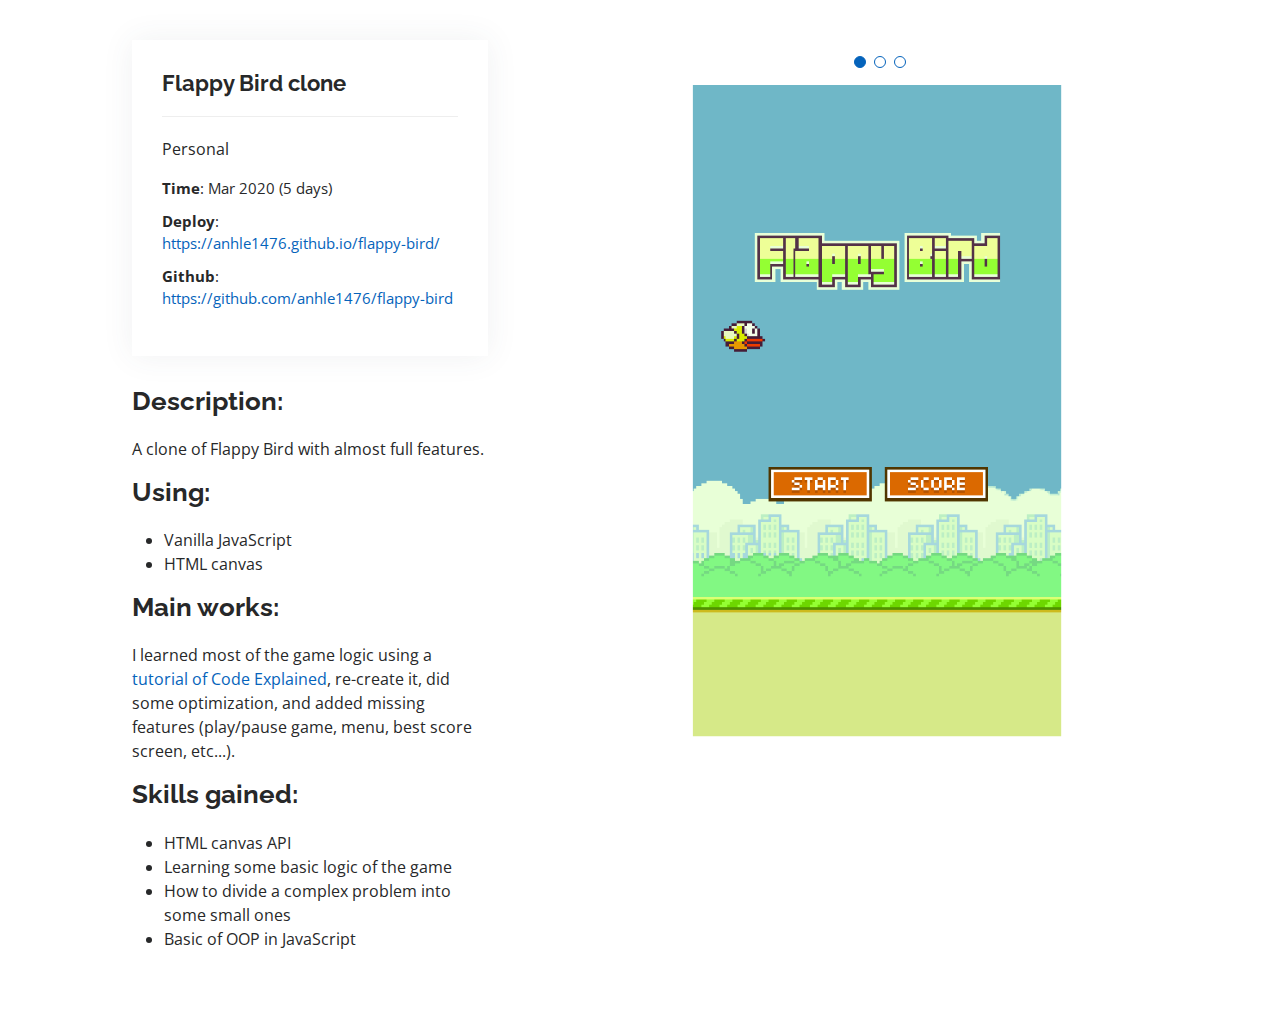
<file: portfolio-flappy-bird.html>
<!DOCTYPE html>
<html lang="en">
  <head>
    <meta charset="utf-8" />
    <meta content="width=device-width, initial-scale=1.0" name="viewport" />

    <title>Portfolio Details - Personal Bootstrap Template</title>
    <meta content="" name="description" />
    <meta content="" name="keywords" />

    <!-- Favicons -->
    <link href="assets/img/favicon.png" rel="icon" />
    <link href="assets/img/apple-touch-icon.png" rel="apple-touch-icon" />

    <!-- Google Fonts -->
    <link
      href="https://fonts.googleapis.com/css?family=Open+Sans:300,300i,400,400i,600,600i,700,700i|Raleway:300,300i,400,400i,500,500i,600,600i,700,700i|Poppins:300,300i,400,400i,500,500i,600,600i,700,700i"
      rel="stylesheet"
    />

    <!-- Vendor CSS Files -->
    <link href="assets/vendor/aos/aos.css" rel="stylesheet" />
    <link
      href="assets/vendor/bootstrap/css/bootstrap.min.css"
      rel="stylesheet"
    />
    <link
      href="assets/vendor/bootstrap-icons/bootstrap-icons.css"
      rel="stylesheet"
    />
    <link
      href="assets/vendor/glightbox/css/glightbox.min.css"
      rel="stylesheet"
    />
    <link href="assets/vendor/swiper/swiper-bundle.min.css" rel="stylesheet" />

    <!-- Template Main CSS File -->
    <link href="assets/css/style.css" rel="stylesheet" />

    <!-- =======================================================
  * Template Name: MyResume - v4.1.0
  * Template URL: https://bootstrapmade.com/free-html-bootstrap-template-my-resume/
  * Author: BootstrapMade.com
  * License: https://bootstrapmade.com/license/
  ======================================================== -->
  </head>

  <body>
    <main id="main">
      <!-- ======= Portfolio Details Section ======= -->
      <section id="portfolio-details" class="portfolio-details">
        <div class="container">
          <div class="row gy-4">
            <div class="col-lg-4">
              <div class="portfolio-info">
                <h3>Flappy Bird clone</h3>
                <p>Personal</p>
                <ul>
                  <li><strong>Time</strong>: Mar 2020 (5 days)</li>
                  <li>
                    <strong>Deploy</strong>:
                    <a
                      href="https://anhle1476.github.io/flappy-bird/"
                      target="_blank"
                      >https://anhle1476.github.io/flappy-bird/</a
                    >
                  </li>
                  <li>
                    <strong>Github</strong>:
                    <a
                      href="https://github.com/anhle1476/flappy-bird"
                      target="_blank"
                      >https://github.com/anhle1476/flappy-bird</a
                    >
                  </li>
                </ul>
              </div>
              <div class="portfolio-description">
                <h2>Description:</h2>
                <p>A clone of Flappy Bird with almost full features.</p>
                <h2>Using:</h2>
                <ul>
                  <li>Vanilla JavaScript</li>
                  <li>HTML canvas</li>
                </ul>
                <h2>Main works:</h2>
                <p>
                  I learned most of the game logic using a
                  <a href="https://youtu.be/0ArCFchlTq4">
                    tutorial of Code Explained</a
                  >, re-create it, did some optimization, and added missing
                  features (play/pause game, menu, best score screen, etc...).
                </p>
                <h2>Skills gained:</h2>
                <ul>
                  <li>HTML canvas API</li>
                  <li>Learning some basic logic of the game</li>
                  <li>How to divide a complex problem into some small ones</li>
                  <li>Basic of OOP in JavaScript</li>
                </ul>
              </div>
            </div>
            <div class="col-lg-8">
              <div class="portfolio-details-slider swiper-container">
                <div class="swiper-pagination"></div>
                <div class="swiper-wrapper align-items-center">
                  <div class="swiper-slide">
                    <img
                      src="assets/img/flappy-bird/flappy-bird-1.png"
                      alt=""
                    />
                  </div>

                  <div class="swiper-slide">
                    <img
                      src="assets/img/flappy-bird/flappy-bird-2.png"
                      alt=""
                    />
                  </div>

                  <div class="swiper-slide">
                    <img
                      src="assets/img/flappy-bird/flappy-bird-3.png"
                      alt=""
                    />
                  </div>
                </div>
              </div>
            </div>
          </div>
        </div>
      </section>
      <!-- End Portfolio Details Section -->
    </main>
    <!-- End #main -->

    <div id="preloader"></div>
    <a
      href="#"
      class="back-to-top d-flex align-items-center justify-content-center"
      ><i class="bi bi-arrow-up-short"></i
    ></a>

    <!-- Vendor JS Files -->
    <script src="assets/vendor/aos/aos.js"></script>
    <script src="assets/vendor/bootstrap/js/bootstrap.bundle.min.js"></script>
    <script src="assets/vendor/glightbox/js/glightbox.min.js"></script>
    <script src="assets/vendor/isotope-layout/isotope.pkgd.min.js"></script>
    <script src="assets/vendor/swiper/swiper-bundle.min.js"></script>
    <script src="assets/vendor/typed.js/typed.min.js"></script>
    <script src="assets/vendor/waypoints/noframework.waypoints.js"></script>

    <!-- Template Main JS File -->
    <script src="assets/js/main.js"></script>
  </body>
</html>
</file>
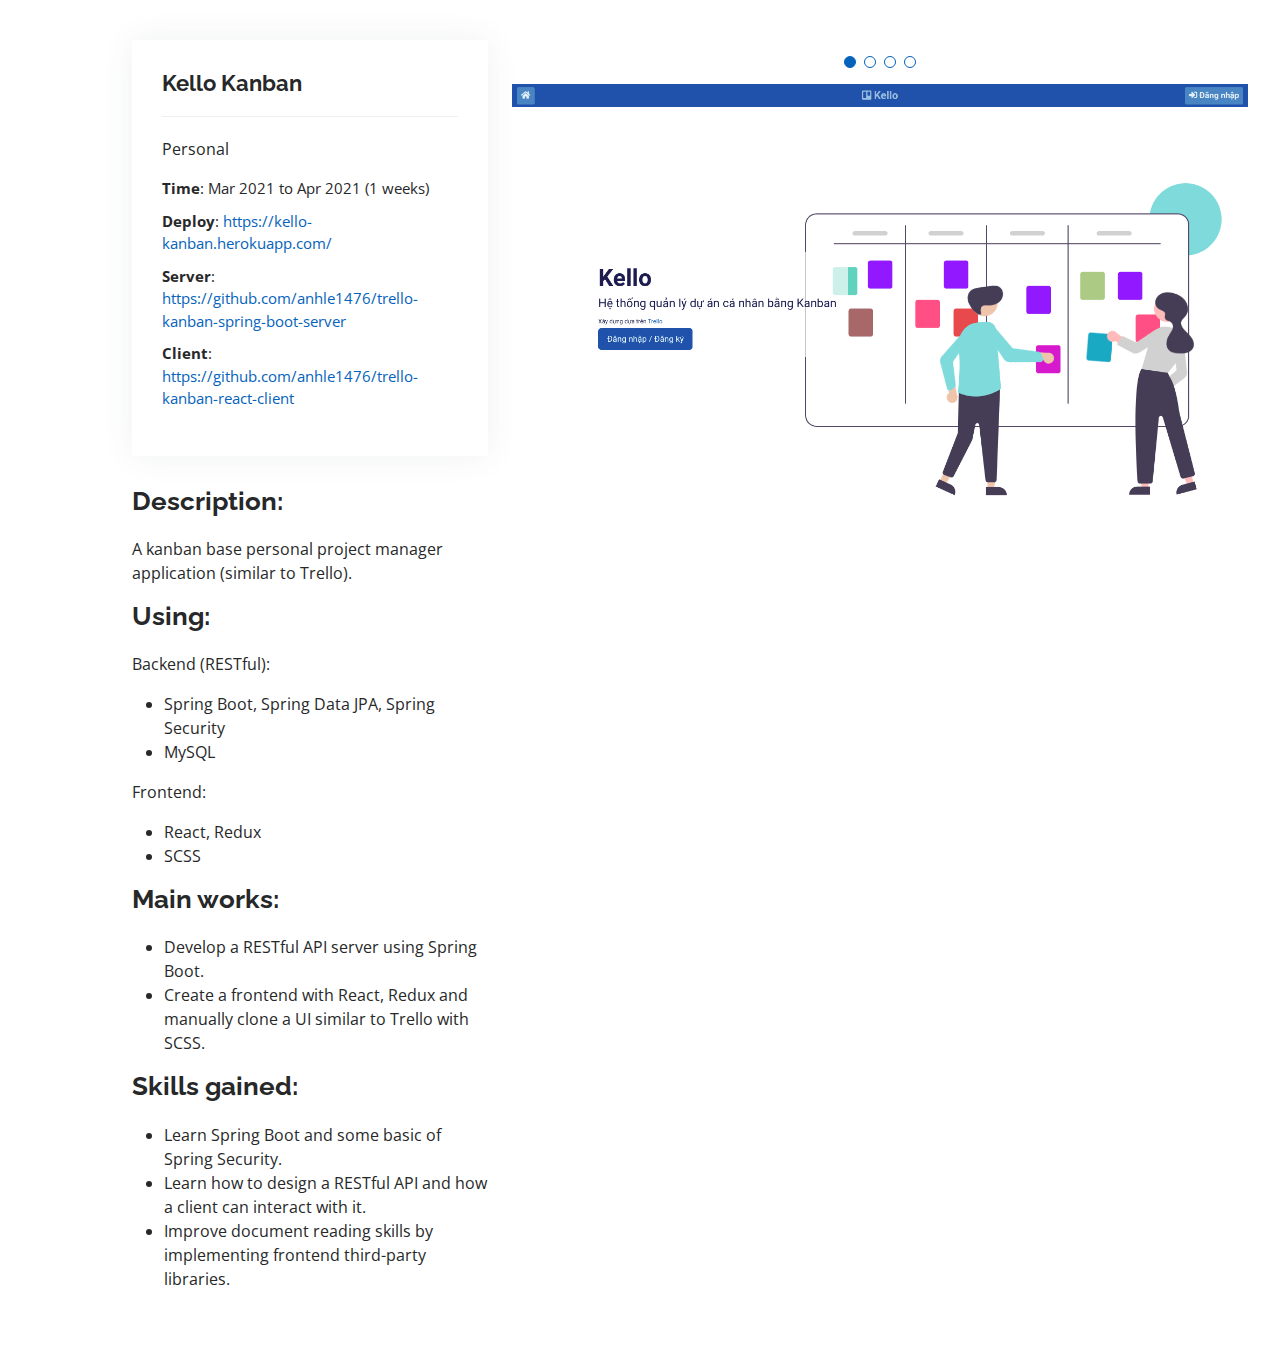
<file: portfolio-kanban.html>
<!DOCTYPE html>
<html lang="en">
  <head>
    <meta charset="utf-8" />
    <meta content="width=device-width, initial-scale=1.0" name="viewport" />

    <title>Portfolio Details - Personal Bootstrap Template</title>
    <meta content="" name="description" />
    <meta content="" name="keywords" />

    <!-- Favicons -->
    <link href="assets/img/favicon.png" rel="icon" />
    <link href="assets/img/apple-touch-icon.png" rel="apple-touch-icon" />

    <!-- Google Fonts -->
    <link
      href="https://fonts.googleapis.com/css?family=Open+Sans:300,300i,400,400i,600,600i,700,700i|Raleway:300,300i,400,400i,500,500i,600,600i,700,700i|Poppins:300,300i,400,400i,500,500i,600,600i,700,700i"
      rel="stylesheet"
    />

    <!-- Vendor CSS Files -->
    <link href="assets/vendor/aos/aos.css" rel="stylesheet" />
    <link
      href="assets/vendor/bootstrap/css/bootstrap.min.css"
      rel="stylesheet"
    />
    <link
      href="assets/vendor/bootstrap-icons/bootstrap-icons.css"
      rel="stylesheet"
    />
    <link
      href="assets/vendor/glightbox/css/glightbox.min.css"
      rel="stylesheet"
    />
    <link href="assets/vendor/swiper/swiper-bundle.min.css" rel="stylesheet" />

    <!-- Template Main CSS File -->
    <link href="assets/css/style.css" rel="stylesheet" />

    <!-- =======================================================
  * Template Name: MyResume - v4.1.0
  * Template URL: https://bootstrapmade.com/free-html-bootstrap-template-my-resume/
  * Author: BootstrapMade.com
  * License: https://bootstrapmade.com/license/
  ======================================================== -->
  </head>

  <body>
    <main id="main">
      <!-- ======= Portfolio Details Section ======= -->
      <section id="portfolio-details" class="portfolio-details">
        <div class="container">
          <div class="row gy-4">
            <div class="col-lg-4">
              <div class="portfolio-info">
                <h3>Kello Kanban</h3>
                <p>Personal</p>
                <ul>
                  <li><strong>Time</strong>: Mar 2021 to Apr 2021 (1 weeks)</li>
                  <li>
                    <strong>Deploy</strong>:
                    <a
                      href="https://kello-kanban.herokuapp.com/"
                      target="_blank"
                      >https://kello-kanban.herokuapp.com/</a
                    >
                  </li>
                  <li>
                    <strong>Server</strong>:
                    <a
                      href="https://github.com/anhle1476/trello-kanban-spring-boot-server"
                      target="_blank"
                    >
                      https://github.com/anhle1476/trello-kanban-spring-boot-server</a
                    >
                  </li>
                  <li>
                    <strong>Client</strong>:
                    <a
                      href="https://github.com/anhle1476/trello-kanban-react-client"
                      target="_blank"
                      >https://github.com/anhle1476/trello-kanban-react-client</a
                    >
                  </li>
                </ul>
              </div>
              <div class="portfolio-description">
                <h2>Description:</h2>
                <p>
                  A kanban base personal project manager application (similar to
                  Trello).
                </p>
                <h2>Using:</h2>
                <p>Backend (RESTful):</p>
                <ul>
                  <li>Spring Boot, Spring Data JPA, Spring Security</li>
                  <li>MySQL</li>
                </ul>
                <p>Frontend:</p>
                <ul>
                  <li>React, Redux</li>
                  <li>SCSS</li>
                </ul>
                <h2>Main works:</h2>
                <ul>
                  <li>Develop a RESTful API server using Spring Boot.</li>
                  <li>
                    Create a frontend with React, Redux and manually clone a UI
                    similar to Trello with SCSS.
                  </li>
                </ul>
                <h2>Skills gained:</h2>
                <ul>
                  <li>Learn Spring Boot and some basic of Spring Security.</li>
                  <li>
                    Learn how to design a RESTful API and how a client can
                    interact with it.
                  </li>
                  <li>
                    Improve document reading skills by implementing frontend
                    third-party libraries.
                  </li>
                </ul>
              </div>
            </div>
            <div class="col-lg-8">
              <div class="portfolio-details-slider swiper-container">
                <div class="swiper-pagination"></div>
                <div class="swiper-wrapper align-items-center">
                  <div class="swiper-slide">
                    <img src="assets/img/kanban/kanban-3.png" alt="" />
                  </div>
                  <div class="swiper-slide">
                    <img src="assets/img/kanban/kanban-4.png" alt="" />
                  </div>
                  <div class="swiper-slide">
                    <img src="assets/img/kanban/kanban-2.png" alt="" />
                  </div>
                  <div class="swiper-slide">
                    <img src="assets/img/kanban/kanban-1.png" alt="" />
                  </div>
                </div>
              </div>
            </div>
          </div>
        </div>
      </section>
      <!-- End Portfolio Details Section -->
    </main>
    <!-- End #main -->

    <div id="preloader"></div>
    <a
      href="#"
      class="back-to-top d-flex align-items-center justify-content-center"
      ><i class="bi bi-arrow-up-short"></i
    ></a>

    <!-- Vendor JS Files -->
    <script src="assets/vendor/aos/aos.js"></script>
    <script src="assets/vendor/bootstrap/js/bootstrap.bundle.min.js"></script>
    <script src="assets/vendor/glightbox/js/glightbox.min.js"></script>
    <script src="assets/vendor/isotope-layout/isotope.pkgd.min.js"></script>
    <script src="assets/vendor/swiper/swiper-bundle.min.js"></script>
    <script src="assets/vendor/typed.js/typed.min.js"></script>
    <script src="assets/vendor/waypoints/noframework.waypoints.js"></script>

    <!-- Template Main JS File -->
    <script src="assets/js/main.js"></script>
  </body>
</html>
</file>
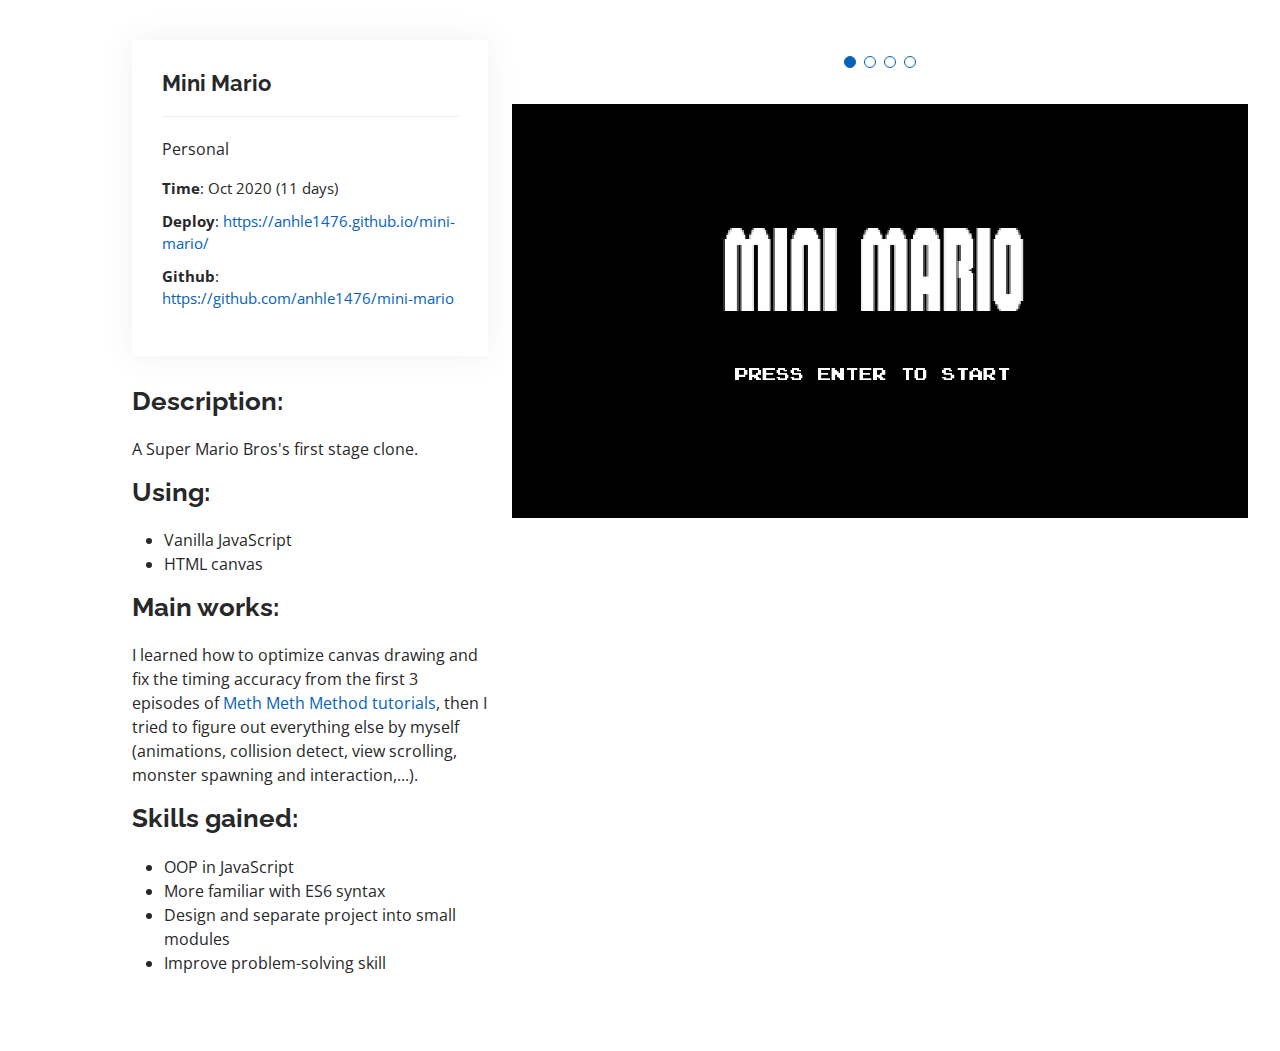
<file: portfolio-mario.html>
<!DOCTYPE html>
<html lang="en">
  <head>
    <meta charset="utf-8" />
    <meta content="width=device-width, initial-scale=1.0" name="viewport" />

    <title>Portfolio Details - Personal Bootstrap Template</title>
    <meta content="" name="description" />
    <meta content="" name="keywords" />

    <!-- Favicons -->
    <link href="assets/img/favicon.png" rel="icon" />
    <link href="assets/img/apple-touch-icon.png" rel="apple-touch-icon" />

    <!-- Google Fonts -->
    <link
      href="https://fonts.googleapis.com/css?family=Open+Sans:300,300i,400,400i,600,600i,700,700i|Raleway:300,300i,400,400i,500,500i,600,600i,700,700i|Poppins:300,300i,400,400i,500,500i,600,600i,700,700i"
      rel="stylesheet"
    />

    <!-- Vendor CSS Files -->
    <link href="assets/vendor/aos/aos.css" rel="stylesheet" />
    <link
      href="assets/vendor/bootstrap/css/bootstrap.min.css"
      rel="stylesheet"
    />
    <link
      href="assets/vendor/bootstrap-icons/bootstrap-icons.css"
      rel="stylesheet"
    />
    <link
      href="assets/vendor/glightbox/css/glightbox.min.css"
      rel="stylesheet"
    />
    <link href="assets/vendor/swiper/swiper-bundle.min.css" rel="stylesheet" />

    <!-- Template Main CSS File -->
    <link href="assets/css/style.css" rel="stylesheet" />

    <!-- =======================================================
  * Template Name: MyResume - v4.1.0
  * Template URL: https://bootstrapmade.com/free-html-bootstrap-template-my-resume/
  * Author: BootstrapMade.com
  * License: https://bootstrapmade.com/license/
  ======================================================== -->
  </head>

  <body>
    <main id="main">
      <!-- ======= Portfolio Details Section ======= -->
      <section id="portfolio-details" class="portfolio-details">
        <div class="container">
          <div class="row gy-4">
            <div class="col-lg-4">
              <div class="portfolio-info">
                <h3>Mini Mario</h3>
                <p>Personal</p>
                <ul>
                  <li><strong>Time</strong>: Oct 2020 (11 days)</li>
                  <li>
                    <strong>Deploy</strong>:
                    <a
                      href="https://anhle1476.github.io/mini-mario/"
                      target="_blank"
                      >https://anhle1476.github.io/mini-mario/</a
                    >
                  </li>
                  <li>
                    <strong>Github</strong>:
                    <a
                      href="https://github.com/anhle1476/mini-mario"
                      target="_blank"
                      >https://github.com/anhle1476/mini-mario</a
                    >
                  </li>
                </ul>
              </div>
              <div class="portfolio-description">
                <h2>Description:</h2>
                <p>A Super Mario Bros's first stage clone.</p>
                <h2>Using:</h2>
                <ul>
                  <li>Vanilla JavaScript</li>
                  <li>HTML canvas</li>
                </ul>
                <h2>Main works:</h2>
                <p>
                  I learned how to optimize canvas drawing and fix the timing
                  accuracy from the first 3 episodes of
                  <a
                    href="https://www.youtube.com/playlist?list=PLS8HfBXv9ZWWe8zXrViYbIM2Hhylx8DZx"
                  >
                    Meth Meth Method tutorials</a
                  >, then I tried to figure out everything else by myself
                  (animations, collision detect, view scrolling, monster
                  spawning and interaction,...).
                </p>
                <h2>Skills gained:</h2>
                <ul>
                  <li>OOP in JavaScript</li>
                  <li>More familiar with ES6 syntax</li>
                  <li>Design and separate project into small modules</li>
                  <li>Improve problem-solving skill</li>
                </ul>
              </div>
            </div>
            <div class="col-lg-8">
              <div class="portfolio-details-slider swiper-container">
                <div class="swiper-pagination"></div>
                <div class="swiper-wrapper align-items-center">
                  <div class="swiper-slide">
                    <img src="assets/img/mario/mario-1.png" alt="" />
                  </div>
                  <div class="swiper-slide">
                    <img src="assets/img/mario/mario-2.png" alt="" />
                  </div>
                  <div class="swiper-slide">
                    <img src="assets/img/mario/mario-3.png" alt="" />
                  </div>
                  <div class="swiper-slide">
                    <img src="assets/img/mario/mario-4.png" alt="" />
                  </div>
                </div>
              </div>
            </div>
          </div>
        </div>
      </section>
      <!-- End Portfolio Details Section -->
    </main>
    <!-- End #main -->

    <div id="preloader"></div>
    <a
      href="#"
      class="back-to-top d-flex align-items-center justify-content-center"
      ><i class="bi bi-arrow-up-short"></i
    ></a>

    <!-- Vendor JS Files -->
    <script src="assets/vendor/aos/aos.js"></script>
    <script src="assets/vendor/bootstrap/js/bootstrap.bundle.min.js"></script>
    <script src="assets/vendor/glightbox/js/glightbox.min.js"></script>
    <script src="assets/vendor/isotope-layout/isotope.pkgd.min.js"></script>
    <script src="assets/vendor/swiper/swiper-bundle.min.js"></script>
    <script src="assets/vendor/typed.js/typed.min.js"></script>
    <script src="assets/vendor/waypoints/noframework.waypoints.js"></script>

    <!-- Template Main JS File -->
    <script src="assets/js/main.js"></script>
  </body>
</html>
</file>
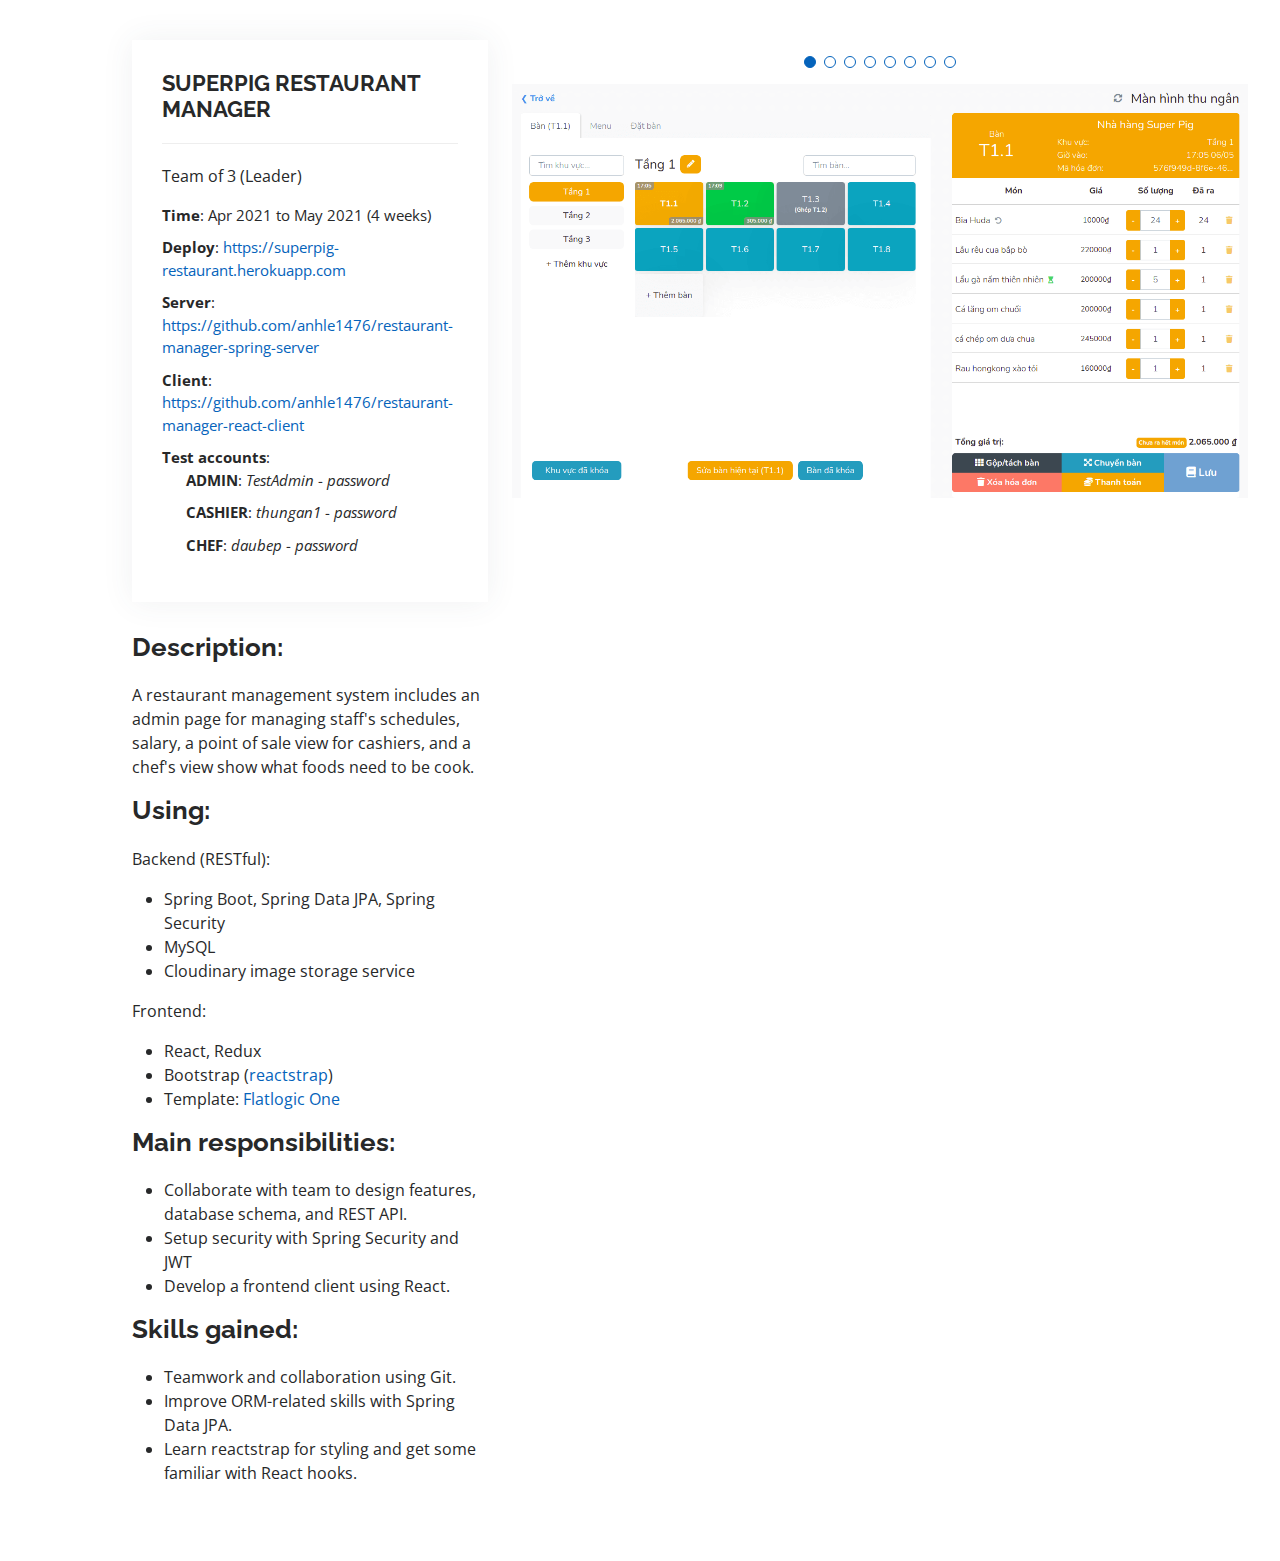
<file: portfolio-restaurant.html>
<!DOCTYPE html>
<html lang="en">
  <head>
    <meta charset="utf-8" />
    <meta content="width=device-width, initial-scale=1.0" name="viewport" />

    <title>Portfolio Details - Personal Bootstrap Template</title>
    <meta content="" name="description" />
    <meta content="" name="keywords" />

    <!-- Favicons -->
    <link href="assets/img/favicon.png" rel="icon" />
    <link href="assets/img/apple-touch-icon.png" rel="apple-touch-icon" />

    <!-- Google Fonts -->
    <link
      href="https://fonts.googleapis.com/css?family=Open+Sans:300,300i,400,400i,600,600i,700,700i|Raleway:300,300i,400,400i,500,500i,600,600i,700,700i|Poppins:300,300i,400,400i,500,500i,600,600i,700,700i"
      rel="stylesheet"
    />

    <!-- Vendor CSS Files -->
    <link href="assets/vendor/aos/aos.css" rel="stylesheet" />
    <link
      href="assets/vendor/bootstrap/css/bootstrap.min.css"
      rel="stylesheet"
    />
    <link
      href="assets/vendor/bootstrap-icons/bootstrap-icons.css"
      rel="stylesheet"
    />
    <link
      href="assets/vendor/glightbox/css/glightbox.min.css"
      rel="stylesheet"
    />
    <link href="assets/vendor/swiper/swiper-bundle.min.css" rel="stylesheet" />

    <!-- Template Main CSS File -->
    <link href="assets/css/style.css" rel="stylesheet" />

    <!-- =======================================================
  * Template Name: MyResume - v4.1.0
  * Template URL: https://bootstrapmade.com/free-html-bootstrap-template-my-resume/
  * Author: BootstrapMade.com
  * License: https://bootstrapmade.com/license/
  ======================================================== -->
  </head>

  <body>
    <main id="main">
      <!-- ======= Portfolio Details Section ======= -->
      <section id="portfolio-details" class="portfolio-details">
        <div class="container">
          <div class="row gy-4">
            <div class="col-lg-4">
              <div class="portfolio-info">
                <h3>SUPERPIG RESTAURANT MANAGER</h3>
                <p>Team of 3 (Leader)</p>
                <ul>
                  <li><strong>Time</strong>: Apr 2021 to May 2021 (4 weeks)</li>
                  <li>
                    <strong>Deploy</strong>:
                    <a
                      href="https://superpig-restaurant.herokuapp.com"
                      target="_blank"
                      >https://superpig-restaurant.herokuapp.com</a
                    >
                  </li>
                  <li>
                    <strong>Server</strong>:
                    <a
                      href="https://github.com/anhle1476/restaurant-manager-spring-server"
                      target="_blank"
                    >
                      https://github.com/anhle1476/restaurant-manager-spring-server</a
                    >
                  </li>
                  <li>
                    <strong>Client</strong>:
                    <a
                      href="https://github.com/anhle1476/restaurant-manager-react-client"
                      target="_blank"
                      >https://github.com/anhle1476/restaurant-manager-react-client</a
                    >
                  </li>
                  <li>
                    <strong>Test accounts</strong>:
                    <ul>
                      <li>
                        <p class="ms-4 mb-1">
                          <strong>ADMIN</strong>: <i>TestAdmin</i> -
                          <i>password</i>
                        </p>
                      </li>
                      <li>
                        <p class="ms-4 mb-1">
                          <strong>CASHIER</strong>: <i>thungan1</i> -
                          <i>password</i>
                        </p>
                      </li>
                      <li>
                        <p class="ms-4 mb-1">
                          <strong>CHEF</strong>: <i>daubep</i> - <i>password</i>
                        </p>
                      </li>
                    </ul>
                  </li>
                </ul>
              </div>
              <div class="portfolio-description">
                <h2>Description:</h2>
                <p>
                  A restaurant management system includes an admin page for
                  managing staff's schedules, salary, a point of sale view for
                  cashiers, and a chef's view show what foods need to be cook.
                </p>
                <h2>Using:</h2>
                <p>Backend (RESTful):</p>
                <ul>
                  <li>Spring Boot, Spring Data JPA, Spring Security</li>
                  <li>MySQL</li>
                  <li>Cloudinary image storage service</li>
                </ul>
                <p>Frontend:</p>
                <ul>
                  <li>React, Redux</li>
                  <li>
                    Bootstrap (<a href="https://reactstrap.github.io/"
                      >reactstrap</a
                    >)
                  </li>
                  <li>
                    Template:
                    <a
                      href="https://flatlogic.com/templates/one-free-react-template"
                      >Flatlogic One</a
                    >
                  </li>
                </ul>
                <h2>Main responsibilities:</h2>
                <ul>
                  <li>
                    Collaborate with team to design features, database schema,
                    and REST API.
                  </li>
                  <li>Setup security with Spring Security and JWT</li>
                  <li>Develop a frontend client using React.</li>
                </ul>
                <h2>Skills gained:</h2>
                <ul>
                  <li>Teamwork and collaboration using Git.</li>
                  <li>Improve ORM-related skills with Spring Data JPA.</li>
                  <li>
                    Learn reactstrap for styling and get some familiar with
                    React hooks.
                  </li>
                </ul>
              </div>
            </div>
            <div class="col-lg-8">
              <div class="portfolio-details-slider swiper-container">
                <div class="swiper-pagination"></div>
                <div class="swiper-wrapper align-items-center">
                  <div class="swiper-slide">
                    <img src="assets/img/restaurant/restaurant-1.png" alt="" />
                  </div>
                  <div class="swiper-slide">
                    <img src="assets/img/restaurant/restaurant-2.png" alt="" />
                  </div>
                  <div class="swiper-slide">
                    <img src="assets/img/restaurant/restaurant-3.png" alt="" />
                  </div>
                  <div class="swiper-slide">
                    <img src="assets/img/restaurant/restaurant-4.png" alt="" />
                  </div>
                  <div class="swiper-slide">
                    <img src="assets/img/restaurant/restaurant-5.png" alt="" />
                  </div>
                  <div class="swiper-slide">
                    <img src="assets/img/restaurant/restaurant-6.png" alt="" />
                  </div>
                  <div class="swiper-slide">
                    <img src="assets/img/restaurant/restaurant-7.png" alt="" />
                  </div>
                  <div class="swiper-slide">
                    <img src="assets/img/restaurant/restaurant-8.png" alt="" />
                  </div>
                </div>
              </div>
            </div>
          </div>
        </div>
      </section>
      <!-- End Portfolio Details Section -->
    </main>
    <!-- End #main -->

    <div id="preloader"></div>
    <a
      href="#"
      class="back-to-top d-flex align-items-center justify-content-center"
      ><i class="bi bi-arrow-up-short"></i
    ></a>

    <!-- Vendor JS Files -->
    <script src="assets/vendor/aos/aos.js"></script>
    <script src="assets/vendor/bootstrap/js/bootstrap.bundle.min.js"></script>
    <script src="assets/vendor/glightbox/js/glightbox.min.js"></script>
    <script src="assets/vendor/isotope-layout/isotope.pkgd.min.js"></script>
    <script src="assets/vendor/swiper/swiper-bundle.min.js"></script>
    <script src="assets/vendor/typed.js/typed.min.js"></script>
    <script src="assets/vendor/waypoints/noframework.waypoints.js"></script>

    <!-- Template Main JS File -->
    <script src="assets/js/main.js"></script>
  </body>
</html>
</file>
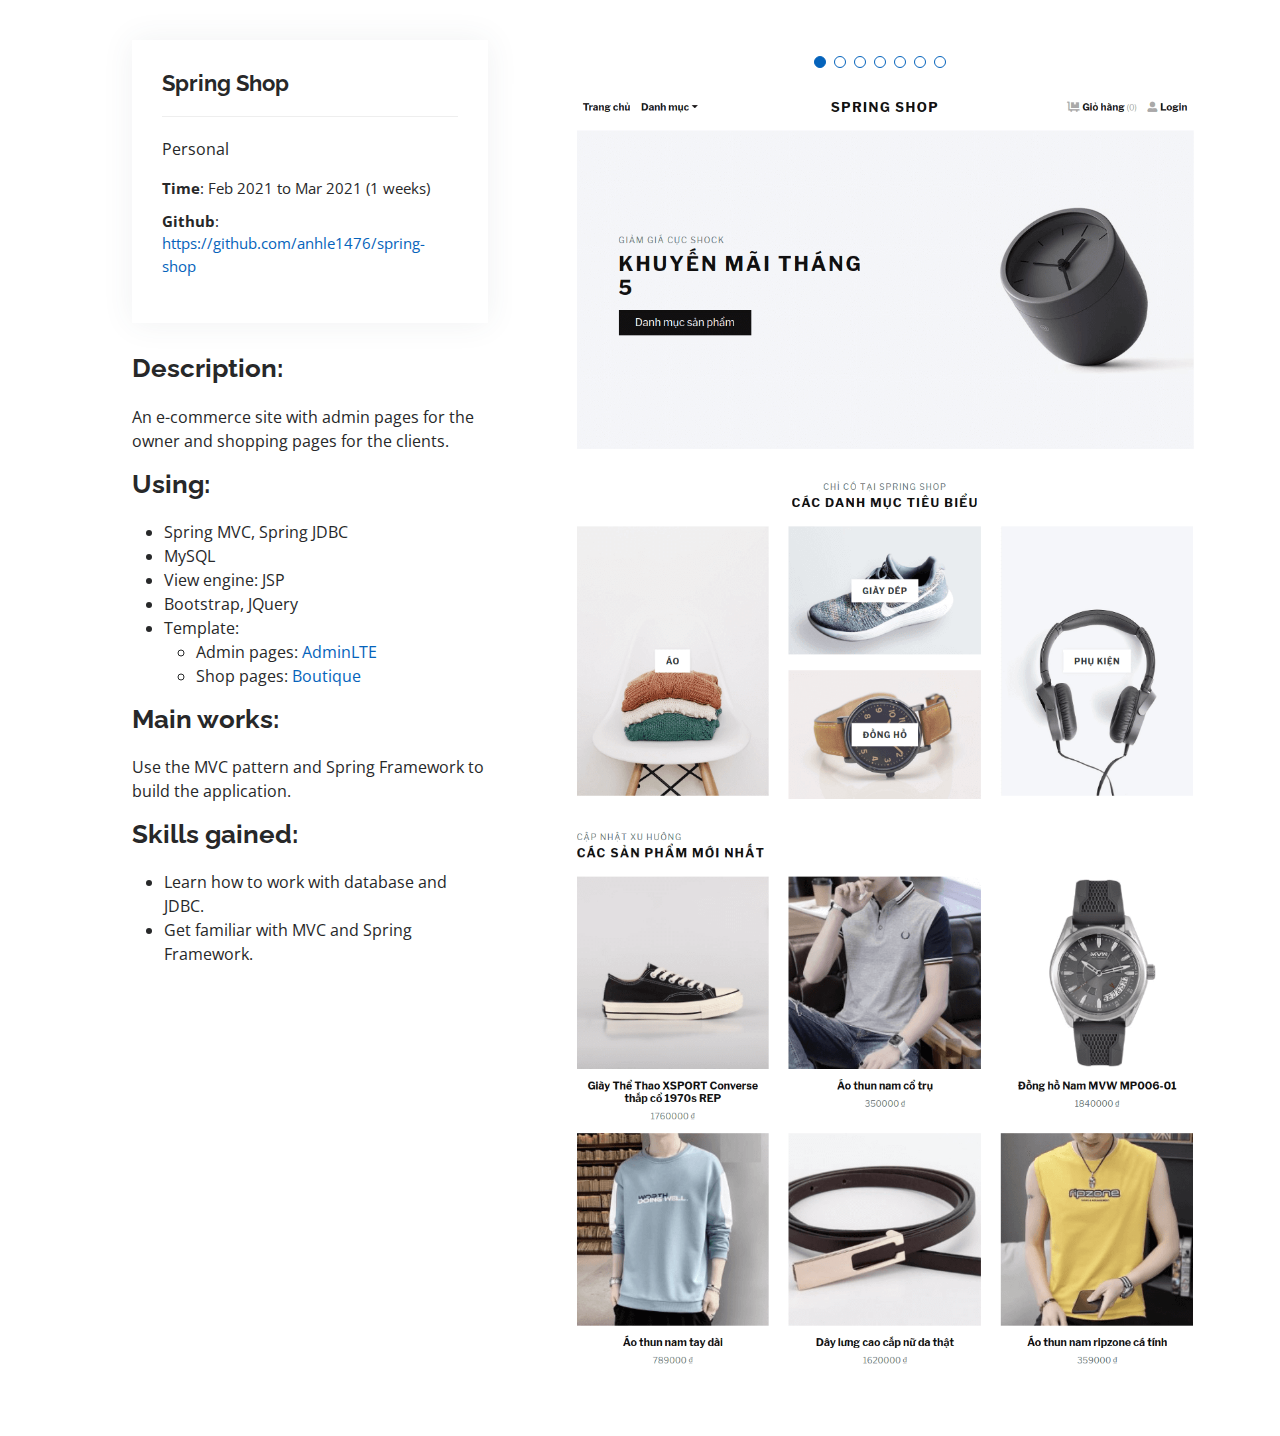
<file: portfolio-shop.html>
<!DOCTYPE html>
<html lang="en">
  <head>
    <meta charset="utf-8" />
    <meta content="width=device-width, initial-scale=1.0" name="viewport" />

    <title>Portfolio Details - Personal Bootstrap Template</title>
    <meta content="" name="description" />
    <meta content="" name="keywords" />

    <!-- Favicons -->
    <link href="assets/img/favicon.png" rel="icon" />
    <link href="assets/img/apple-touch-icon.png" rel="apple-touch-icon" />

    <!-- Google Fonts -->
    <link
      href="https://fonts.googleapis.com/css?family=Open+Sans:300,300i,400,400i,600,600i,700,700i|Raleway:300,300i,400,400i,500,500i,600,600i,700,700i|Poppins:300,300i,400,400i,500,500i,600,600i,700,700i"
      rel="stylesheet"
    />

    <!-- Vendor CSS Files -->
    <link href="assets/vendor/aos/aos.css" rel="stylesheet" />
    <link
      href="assets/vendor/bootstrap/css/bootstrap.min.css"
      rel="stylesheet"
    />
    <link
      href="assets/vendor/bootstrap-icons/bootstrap-icons.css"
      rel="stylesheet"
    />
    <link
      href="assets/vendor/glightbox/css/glightbox.min.css"
      rel="stylesheet"
    />
    <link href="assets/vendor/swiper/swiper-bundle.min.css" rel="stylesheet" />

    <!-- Template Main CSS File -->
    <link href="assets/css/style.css" rel="stylesheet" />

    <!-- =======================================================
  * Template Name: MyResume - v4.1.0
  * Template URL: https://bootstrapmade.com/free-html-bootstrap-template-my-resume/
  * Author: BootstrapMade.com
  * License: https://bootstrapmade.com/license/
  ======================================================== -->
  </head>

  <body>
    <main id="main">
      <!-- ======= Portfolio Details Section ======= -->
      <section id="portfolio-details" class="portfolio-details">
        <div class="container">
          <div class="row gy-4">
            <div class="col-lg-4">
              <div class="portfolio-info">
                <h3>Spring Shop</h3>
                <p>Personal</p>
                <ul>
                  <li><strong>Time</strong>: Feb 2021 to Mar 2021 (1 weeks)</li>
                  <li>
                    <strong>Github</strong>:
                    <a
                      href="https://github.com/anhle1476/spring-shop"
                      target="_blank"
                      >https://github.com/anhle1476/spring-shop</a
                    >
                  </li>
                </ul>
              </div>
              <div class="portfolio-description">
                <h2>Description:</h2>
                <p>
                  An e-commerce site with admin pages for the owner and shopping
                  pages for the clients.
                </p>
                <h2>Using:</h2>
                <ul>
                  <li>Spring MVC, Spring JDBC</li>
                  <li>MySQL</li>
                  <li>View engine: JSP</li>
                  <li>Bootstrap, JQuery</li>
                  <li>
                    Template:
                    <ul>
                      <li>
                        Admin pages: <a href="https://adminlte.io/">AdminLTE</a>
                      </li>
                      <li>
                        Shop pages:
                        <a
                          href="https://bootstraptemple.com/p/bootstrap-ecommerce"
                          >Boutique</a
                        >
                      </li>
                    </ul>
                  </li>
                </ul>
                <h2>Main works:</h2>
                <p>
                  Use the MVC pattern and Spring Framework to build the
                  application.
                </p>
                <h2>Skills gained:</h2>
                <ul>
                  <li>Learn how to work with database and JDBC.</li>
                  <li>Get familiar with MVC and Spring Framework.</li>
                </ul>
              </div>
            </div>
            <div class="col-lg-8">
              <div class="portfolio-details-slider swiper-container">
                <div class="swiper-pagination"></div>
                <div class="swiper-wrapper">
                  <div class="swiper-slide">
                    <img src="assets/img/shop/shop-1.png" alt="" />
                  </div>

                  <div class="swiper-slide">
                    <img src="assets/img/shop/shop-2.png" alt="" />
                  </div>

                  <div class="swiper-slide">
                    <img src="assets/img/shop/shop-3.png" alt="" />
                  </div>

                  <div class="swiper-slide">
                    <img src="assets/img/shop/shop-4.png" alt="" />
                  </div>

                  <div class="swiper-slide">
                    <img src="assets/img/shop/shop-5.png" alt="" />
                  </div>

                  <div class="swiper-slide">
                    <img src="assets/img/shop/shop-6.png" alt="" />
                  </div>

                  <div class="swiper-slide">
                    <img src="assets/img/shop/shop-7.png" alt="" />
                  </div>
                </div>
              </div>
            </div>
          </div>
        </div>
      </section>
      <!-- End Portfolio Details Section -->
    </main>
    <!-- End #main -->

    <div id="preloader"></div>
    <a
      href="#"
      class="back-to-top d-flex align-items-center justify-content-center"
      ><i class="bi bi-arrow-up-short"></i
    ></a>

    <!-- Vendor JS Files -->
    <script src="assets/vendor/aos/aos.js"></script>
    <script src="assets/vendor/bootstrap/js/bootstrap.bundle.min.js"></script>
    <script src="assets/vendor/glightbox/js/glightbox.min.js"></script>
    <script src="assets/vendor/isotope-layout/isotope.pkgd.min.js"></script>
    <script src="assets/vendor/swiper/swiper-bundle.min.js"></script>
    <script src="assets/vendor/typed.js/typed.min.js"></script>
    <script src="assets/vendor/waypoints/noframework.waypoints.js"></script>

    <!-- Template Main JS File -->
    <script src="assets/js/main.js"></script>
  </body>
</html>
</file>
<file: assets/css/style.css>
/**
* Template Name: MyResume - v4.1.0
* Template URL: https://bootstrapmade.com/free-html-bootstrap-template-my-resume/
* Author: BootstrapMade.com
* License: https://bootstrapmade.com/license/
*/

/*--------------------------------------------------------------
# General
--------------------------------------------------------------*/
body {
  font-family: "Open Sans", sans-serif;
  color: #272829;
}

a {
  color: #0563bb;
  text-decoration: none;
}

a:hover {
  color: #067ded;
  text-decoration: none;
}

h1,
h2,
h3,
h4,
h5,
h6 {
  font-family: "Raleway", sans-serif;
}

/*--------------------------------------------------------------
# Back to top button
--------------------------------------------------------------*/
.back-to-top {
  position: fixed;
  visibility: hidden;
  opacity: 0;
  right: 15px;
  bottom: 15px;
  z-index: 996;
  background: #0563bb;
  width: 40px;
  height: 40px;
  border-radius: 50px;
  transition: all 0.4s;
}

.back-to-top i {
  font-size: 28px;
  color: #fff;
  line-height: 0;
}

.back-to-top:hover {
  background: #0678e3;
  color: #fff;
}

.back-to-top.active {
  visibility: visible;
  opacity: 1;
}

/*--------------------------------------------------------------
# Preloader
--------------------------------------------------------------*/
#preloader {
  position: fixed;
  top: 0;
  left: 0;
  right: 0;
  bottom: 0;
  z-index: 9999;
  overflow: hidden;
  background: #fff;
}

#preloader:before {
  content: "";
  position: fixed;
  top: calc(50% - 30px);
  left: calc(50% - 30px);
  border: 6px solid #0563bb;
  border-top-color: #fff;
  border-bottom-color: #fff;
  border-radius: 50%;
  width: 60px;
  height: 60px;
  -webkit-animation: animate-preloader 1s linear infinite;
  animation: animate-preloader 1s linear infinite;
}

@-webkit-keyframes animate-preloader {
  0% {
    transform: rotate(0deg);
  }
  100% {
    transform: rotate(360deg);
  }
}

@keyframes animate-preloader {
  0% {
    transform: rotate(0deg);
  }
  100% {
    transform: rotate(360deg);
  }
}

/*--------------------------------------------------------------
# Disable aos animation delay on mobile devices
--------------------------------------------------------------*/
@media screen and (max-width: 768px) {
  [data-aos-delay] {
    transition-delay: 0 !important;
  }
}

/*--------------------------------------------------------------
# Header
--------------------------------------------------------------*/
#header {
  position: fixed;
  top: 0;
  left: 0;
  bottom: 0;
  z-index: 9997;
  transition: all 0.5s;
  padding: 15px;
  overflow-y: auto;
}

@media (max-width: 992px) {
  #header {
    width: 300px;
    background: #fff;
    border-right: 1px solid #e6e9ec;
    left: -300px;
  }
}

@media (min-width: 992px) {
  #main {
    margin-left: 100px;
  }
}

/*--------------------------------------------------------------
# Navigation Menu
--------------------------------------------------------------*/
/**
* Desktop Navigation 
*/
.nav-menu {
  padding: 0;
  display: block;
}

.nav-menu * {
  margin: 0;
  padding: 0;
  list-style: none;
}

.nav-menu > ul > li {
  position: relative;
  white-space: nowrap;
}

.nav-menu a {
  display: flex;
  align-items: center;
  color: #45505b;
  padding: 10px 18px;
  margin-bottom: 8px;
  transition: 0.3s;
  font-size: 15px;
  border-radius: 50px;
  background: #f2f3f5;
  height: 56px;
  width: 100%;
  overflow: hidden;
  transition: 0.3s;
}

.nav-menu a i {
  font-size: 20px;
}

.nav-menu a span {
  padding: 0 5px 0 7px;
  color: #45505b;
}

@media (min-width: 992px) {
  .nav-menu a {
    width: 56px;
  }
  .nav-menu a span {
    display: none;
    color: #fff;
  }
}

.nav-menu a:hover,
.nav-menu .active,
.nav-menu li:hover > a {
  color: #fff;
  background: #0563bb;
}

.nav-menu a:hover span,
.nav-menu .active span,
.nav-menu li:hover > a span {
  color: #fff;
}

.nav-menu a:hover,
.nav-menu li:hover > a {
  width: 100%;
  color: #fff;
}

.nav-menu a:hover span,
.nav-menu li:hover > a span {
  display: block;
}

/**
* Mobile Navigation 
*/
.mobile-nav-toggle {
  position: fixed;
  right: 10px;
  top: 10px;
  z-index: 9998;
  border: 0;
  background: none;
  font-size: 28px;
  transition: all 0.4s;
  outline: none !important;
  line-height: 0;
  cursor: pointer;
  border-radius: 50px;
  padding: 5px;
}

.mobile-nav-toggle i {
  color: #45505b;
}

.mobile-nav-active {
  overflow: hidden;
}

.mobile-nav-active #header {
  left: 0;
}

.mobile-nav-active .mobile-nav-toggle {
  color: #fff;
  background-color: #0563bb;
}

/*--------------------------------------------------------------
# Hero Section
--------------------------------------------------------------*/
#hero {
  width: 100%;
  height: 100vh;
  background: url("../img/hero-bg.jpg") top right no-repeat;
  background-size: cover;
  position: relative;
}

@media (min-width: 992px) {
  #hero {
    padding-left: 160px;
  }
}

#hero:before {
  content: "";
  background: rgba(255, 255, 255, 0.8);
  position: absolute;
  bottom: 0;
  top: 0;
  left: 0;
  right: 0;
}

#hero h1 {
  margin: 0;
  font-size: 64px;
  font-weight: 700;
  line-height: 56px;
  color: #45505b;
}

#hero p {
  color: #45505b;
  margin: 15px 0 0 0;
  font-size: 26px;
  font-family: "Poppins", sans-serif;
}

#hero p span {
  color: #0563bb;
  letter-spacing: 1px;
}

#hero .social-links {
  margin-top: 30px;
}

#hero .social-links a {
  font-size: 24px;
  display: inline-block;
  color: #45505b;
  line-height: 1;
  margin-right: 20px;
  transition: 0.3s;
}

#hero .social-links a:hover {
  color: #0563bb;
}

@media (max-width: 992px) {
  #hero {
    text-align: center;
  }
  #hero h1 {
    font-size: 32px;
    line-height: 36px;
  }
  #hero p {
    margin-top: 10px;
    font-size: 20px;
    line-height: 24px;
  }
}

/*--------------------------------------------------------------
# Sections General
--------------------------------------------------------------*/
section {
  padding: 60px 0;
  overflow: hidden;
}

.section-title {
  text-align: center;
  padding-bottom: 30px;
}

.section-title h2 {
  font-size: 32px;
  font-weight: bold;
  text-transform: uppercase;
  margin-bottom: 20px;
  padding-bottom: 20px;
  position: relative;
  color: #45505b;
}

.section-title h2::before {
  content: "";
  position: absolute;
  display: block;
  width: 120px;
  height: 1px;
  background: #ddd;
  bottom: 1px;
  left: calc(50% - 60px);
}

.section-title h2::after {
  content: "";
  position: absolute;
  display: block;
  width: 40px;
  height: 3px;
  background: #0563bb;
  bottom: 0;
  left: calc(50% - 20px);
}

.section-title p {
  margin-bottom: 0;
}

/*--------------------------------------------------------------
# About
--------------------------------------------------------------*/
.about .content h3 {
  font-weight: 700;
  font-size: 26px;
  color: #728394;
}

.about .content ul {
  list-style: none;
  padding: 0;
}

.about .content ul li {
  margin-bottom: 20px;
  display: flex;
  align-items: center;
}

.about .content ul strong {
  margin-right: 10px;
}

.about .content ul i {
  font-size: 16px;
  margin-right: 5px;
  color: #0563bb;
  line-height: 0;
}

.about .content p:last-child {
  margin-bottom: 0;
}

/*--------------------------------------------------------------
# Facts
--------------------------------------------------------------*/
.facts .count-box {
  padding: 30px 30px 25px 30px;
  margin-top: 30px;
  width: 100%;
  position: relative;
  text-align: center;
  background: #fff;
}

.facts .count-box i {
  position: absolute;
  top: -25px;
  left: 50%;
  transform: translateX(-50%);
  font-size: 24px;
  background: #0563bb;
  color: #fff;
  border-radius: 50px;
  display: inline-flex;
  align-items: center;
  justify-content: center;
  width: 48px;
  height: 48px;
}

.facts .count-box span {
  font-size: 36px;
  display: block;
  font-weight: 600;
  color: #011426;
}

.facts .count-box p {
  padding: 0;
  margin: 0;
  font-family: "Raleway", sans-serif;
  font-size: 14px;
}

/*--------------------------------------------------------------
# Akills
--------------------------------------------------------------*/
.skills .progress {
  height: 60px;
  display: block;
  background: none;
  border-radius: 0;
}

.skills .progress .skill {
  padding: 10px 0;
  margin: 0;
  text-transform: uppercase;
  display: block;
  font-weight: 600;
  font-family: "Poppins", sans-serif;
  color: #45505b;
}

.skills .progress .skill .val {
  float: right;
  font-style: normal;
}

.skills .progress-bar-wrap {
  background: #f2f3f5;
}

.skills .progress-bar {
  width: 1px;
  height: 10px;
  transition: 0.9s;
  background-color: #0563bb;
}

/*--------------------------------------------------------------
# Resume
--------------------------------------------------------------*/
.resume .resume-title {
  font-size: 26px;
  font-weight: 700;
  margin-top: 20px;
  margin-bottom: 20px;
  color: #45505b;
}

.resume .resume-item {
  padding: 0 0 20px 20px;
  margin-top: -2px;
  border-left: 2px solid #0563bb;
  position: relative;
}

.resume .resume-item h4 {
  line-height: 18px;
  font-size: 18px;
  font-weight: 600;
  text-transform: uppercase;
  font-family: "Poppins", sans-serif;
  color: #0563bb;
  margin-bottom: 10px;
}

.resume .resume-item h5 {
  font-size: 16px;
  background: #f7f8f9;
  padding: 5px 15px;
  display: inline-block;
  font-weight: 600;
  margin-bottom: 10px;
}

.resume .resume-item ul {
  padding-left: 20px;
}

.resume .resume-item ul li {
  padding-bottom: 10px;
}

.resume .resume-item:last-child {
  padding-bottom: 0;
}

.resume .resume-item::before {
  content: "";
  position: absolute;
  width: 16px;
  height: 16px;
  border-radius: 50px;
  left: -9px;
  top: 0;
  background: #fff;
  border: 2px solid #0563bb;
}

/*--------------------------------------------------------------
# Portfolio
--------------------------------------------------------------*/
.portfolio .portfolio-item {
  margin-bottom: 30px;
}

.portfolio #portfolio-flters {
  padding: 0;
  margin: 0 auto 25px auto;
  list-style: none;
  text-align: center;
  background: #fff;
  border-radius: 50px;
  padding: 2px 15px;
}

.portfolio #portfolio-flters li {
  cursor: pointer;
  display: inline-block;
  padding: 10px 15px;
  font-size: 14px;
  font-weight: 600;
  line-height: 1;
  text-transform: uppercase;
  color: #272829;
  margin-bottom: 5px;
  transition: all 0.3s ease-in-out;
}

.portfolio #portfolio-flters li:hover,
.portfolio #portfolio-flters li.filter-active {
  color: #0563bb;
}

.portfolio #portfolio-flters li:last-child {
  margin-right: 0;
}

.portfolio .portfolio-wrap {
  transition: 0.3s;
  position: relative;
  overflow: hidden;
  z-index: 1;
  background: rgba(69, 80, 91, 0.8);
}

.portfolio .portfolio-wrap::before {
  content: "";
  background: rgba(255, 255, 255, 0.7);
  position: absolute;
  left: 30px;
  right: 30px;
  top: 30px;
  bottom: 30px;
  transition: all ease-in-out 0.3s;
  z-index: 2;
  opacity: 0;
}

.portfolio .portfolio-wrap .portfolio-info {
  opacity: 0;
  position: absolute;
  top: 0;
  left: 0;
  right: 0;
  bottom: 0;
  text-align: center;
  z-index: 3;
  transition: all ease-in-out 0.3s;
  display: flex;
  flex-direction: column;
  justify-content: center;
  align-items: center;
}

.portfolio .portfolio-wrap .portfolio-info::before {
  display: block;
  content: "";
  width: 48px;
  height: 48px;
  position: absolute;
  top: 35px;
  left: 35px;
  border-top: 3px solid #d7dce1;
  border-left: 3px solid #d7dce1;
  transition: all 0.5s ease 0s;
  z-index: 9994;
}

.portfolio .portfolio-wrap .portfolio-info::after {
  display: block;
  content: "";
  width: 48px;
  height: 48px;
  position: absolute;
  bottom: 35px;
  right: 35px;
  border-bottom: 3px solid #d7dce1;
  border-right: 3px solid #d7dce1;
  transition: all 0.5s ease 0s;
  z-index: 9994;
}

.portfolio .portfolio-wrap .portfolio-info h4 {
  font-size: 20px;
  color: #45505b;
  font-weight: 600;
}

.portfolio .portfolio-wrap .portfolio-info p {
  color: #45505b;
  font-size: 14px;
  text-transform: uppercase;
  padding: 0;
  margin: 0;
}

.portfolio .portfolio-wrap .portfolio-links {
  text-align: center;
  z-index: 4;
}

.portfolio .portfolio-wrap .portfolio-links a {
  color: #45505b;
  margin: 0 2px;
  font-size: 28px;
  display: inline-block;
  transition: 0.3s;
}

.portfolio .portfolio-wrap .portfolio-links a:hover {
  color: #148af9;
}

.portfolio .portfolio-wrap:hover::before {
  top: 0;
  left: 0;
  right: 0;
  bottom: 0;
  opacity: 1;
}

.portfolio .portfolio-wrap:hover .portfolio-info {
  opacity: 1;
}

.portfolio .portfolio-wrap:hover .portfolio-info::before {
  top: 15px;
  left: 15px;
}

.portfolio .portfolio-wrap:hover .portfolio-info::after {
  bottom: 15px;
  right: 15px;
}

/*--------------------------------------------------------------
# Portfolio Details
--------------------------------------------------------------*/
.portfolio-details {
  padding-top: 40px;
}

.portfolio-details .portfolio-details-slider img {
  width: 100%;
}

.portfolio-details .portfolio-details-slider .swiper-pagination {
  margin-top: 20px;
  position: relative;
}

.portfolio-details
  .portfolio-details-slider
  .swiper-pagination
  .swiper-pagination-bullet {
  width: 12px;
  height: 12px;
  background-color: #fff;
  opacity: 1;
  border: 1px solid #0563bb;
}

.portfolio-details
  .portfolio-details-slider
  .swiper-pagination
  .swiper-pagination-bullet-active {
  background-color: #0563bb;
}

.portfolio-details .portfolio-info {
  padding: 30px;
  box-shadow: 0px 0 30px rgba(69, 80, 91, 0.08);
}

.portfolio-details .portfolio-info h3 {
  font-size: 22px;
  font-weight: 700;
  margin-bottom: 20px;
  padding-bottom: 20px;
  border-bottom: 1px solid #eee;
}

.portfolio-details .portfolio-info ul {
  list-style: none;
  padding: 0;
  font-size: 15px;
}

.portfolio-details .portfolio-info ul li + li {
  margin-top: 10px;
}

.portfolio-details .portfolio-description {
  padding-top: 30px;
}

.portfolio-details .portfolio-description h2 {
  font-size: 26px;
  font-weight: 700;
  margin-bottom: 20px;
}

.portfolio-details .portfolio-description p {
  padding: 0;
}

/*--------------------------------------------------------------
# Services
--------------------------------------------------------------*/
.services .icon-box {
  text-align: center;
  padding: 70px 20px 80px 20px;
  transition: all ease-in-out 0.3s;
  background: #fff;
  box-shadow: 0px 5px 90px 0px rgba(110, 123, 131, 0.05);
}

.services .icon-box .icon {
  margin: 0 auto;
  width: 100px;
  height: 100px;
  display: flex;
  align-items: center;
  justify-content: center;
  transition: ease-in-out 0.3s;
  position: relative;
}

.services .icon-box .icon i {
  font-size: 36px;
  transition: 0.5s;
  position: relative;
}

.services .icon-box .icon svg {
  position: absolute;
  top: 0;
  left: 0;
}

.services .icon-box .icon svg path {
  transition: 0.5s;
  fill: #f5f5f5;
}

.services .icon-box h4 {
  font-weight: 600;
  margin: 10px 0 15px 0;
  font-size: 22px;
}

.services .icon-box h4 a {
  color: #45505b;
  transition: ease-in-out 0.3s;
}

.services .icon-box p {
  line-height: 24px;
  font-size: 14px;
  margin-bottom: 0;
}

.services .icon-box:hover {
  border-color: #fff;
  box-shadow: 0px 0 35px 0 rgba(0, 0, 0, 0.08);
}

.services .iconbox-blue i {
  color: #47aeff;
}

.services .iconbox-blue:hover .icon i {
  color: #fff;
}

.services .iconbox-blue:hover .icon path {
  fill: #47aeff;
}

.services .iconbox-orange i {
  color: #ffa76e;
}

.services .iconbox-orange:hover .icon i {
  color: #fff;
}

.services .iconbox-orange:hover .icon path {
  fill: #ffa76e;
}

.services .iconbox-pink i {
  color: #e80368;
}

.services .iconbox-pink:hover .icon i {
  color: #fff;
}

.services .iconbox-pink:hover .icon path {
  fill: #e80368;
}

.services .iconbox-yellow i {
  color: #ffbb2c;
}

.services .iconbox-yellow:hover .icon i {
  color: #fff;
}

.services .iconbox-yellow:hover .icon path {
  fill: #ffbb2c;
}

.services .iconbox-red i {
  color: #ff5828;
}

.services .iconbox-red:hover .icon i {
  color: #fff;
}

.services .iconbox-red:hover .icon path {
  fill: #ff5828;
}

.services .iconbox-teal i {
  color: #11dbcf;
}

.services .iconbox-teal:hover .icon i {
  color: #fff;
}

.services .iconbox-teal:hover .icon path {
  fill: #11dbcf;
}

/*--------------------------------------------------------------
# Testimonials
--------------------------------------------------------------*/
.testimonials .section-header {
  margin-bottom: 40px;
}

.testimonials .testimonial-item {
  text-align: center;
}

.testimonials .testimonial-item .testimonial-img {
  width: 120px;
  border-radius: 50%;
  border: 4px solid #fff;
  margin: 0 auto;
}

.testimonials .testimonial-item h3 {
  font-size: 20px;
  font-weight: bold;
  margin: 10px 0 5px 0;
  color: #111;
}

.testimonials .testimonial-item h4 {
  font-size: 14px;
  color: #999;
  margin: 0 0 15px 0;
}

.testimonials .testimonial-item .quote-icon-left,
.testimonials .testimonial-item .quote-icon-right {
  color: #90c8fc;
  font-size: 26px;
}

.testimonials .testimonial-item .quote-icon-left {
  display: inline-block;
  left: -5px;
  position: relative;
}

.testimonials .testimonial-item .quote-icon-right {
  display: inline-block;
  right: -5px;
  position: relative;
  top: 10px;
}

.testimonials .testimonial-item p {
  font-style: italic;
  margin: 0 auto 15px auto;
}

.testimonials .swiper-pagination {
  margin-top: 20px;
  position: relative;
}

.testimonials .swiper-pagination .swiper-pagination-bullet {
  width: 12px;
  height: 12px;
  background-color: #fff;
  opacity: 1;
  border: 1px solid #0563bb;
}

.testimonials .swiper-pagination .swiper-pagination-bullet-active {
  background-color: #0563bb;
}

@media (min-width: 992px) {
  .testimonials .testimonial-item p {
    width: 80%;
  }
}

/*--------------------------------------------------------------
# Contact
--------------------------------------------------------------*/
.contact .info {
  width: 100%;
  background: #fff;
}

.contact .info i {
  font-size: 20px;
  color: #0563bb;
  float: left;
  width: 44px;
  height: 44px;
  background: #eef7ff;
  display: flex;
  justify-content: center;
  align-items: center;
  border-radius: 50px;
  transition: all 0.3s ease-in-out;
}

.contact .info h4 {
  padding: 0 0 0 60px;
  font-size: 22px;
  font-weight: 600;
  margin-bottom: 5px;
  color: #45505b;
}

.contact .info p {
  padding: 0 0 0 60px;
  margin-bottom: 0;
  font-size: 14px;
  color: #728394;
}

.contact .info .email:hover i,
.contact .info .address:hover i,
.contact .info .phone:hover i {
  background: #0563bb;
  color: #fff;
}

@-webkit-keyframes animate-loading {
  0% {
    transform: rotate(0deg);
  }
  100% {
    transform: rotate(360deg);
  }
}

@keyframes animate-loading {
  0% {
    transform: rotate(0deg);
  }
  100% {
    transform: rotate(360deg);
  }
}

/*--------------------------------------------------------------
# Footer
--------------------------------------------------------------*/
#footer {
  background: #f7f8f9;
  color: #45505b;
  font-size: 14px;
  text-align: center;
  padding: 30px 0;
}

#footer h3 {
  font-size: 36px;
  font-weight: 700;
  position: relative;
  font-family: "Poppins", sans-serif;
  padding: 0;
  margin: 0 0 15px 0;
}

#footer p {
  font-size: 15;
  font-style: italic;
  padding: 0;
  margin: 0 0 40px 0;
}

#footer .social-links {
  margin: 0 0 40px 0;
}

#footer .social-links a {
  font-size: 18px;
  display: inline-block;
  background: #0563bb;
  color: #fff;
  line-height: 1;
  padding: 8px 0;
  margin-right: 4px;
  border-radius: 50%;
  text-align: center;
  width: 36px;
  height: 36px;
  transition: 0.3s;
}

#footer .social-links a:hover {
  background: #0678e3;
  color: #fff;
  text-decoration: none;
}

#footer .copyright {
  margin: 0 0 5px 0;
}

#footer .credits {
  font-size: 13px;
}

@media (min-width: 992px) {
  #footer {
    margin-left: 100px;
  }
}
</file>
